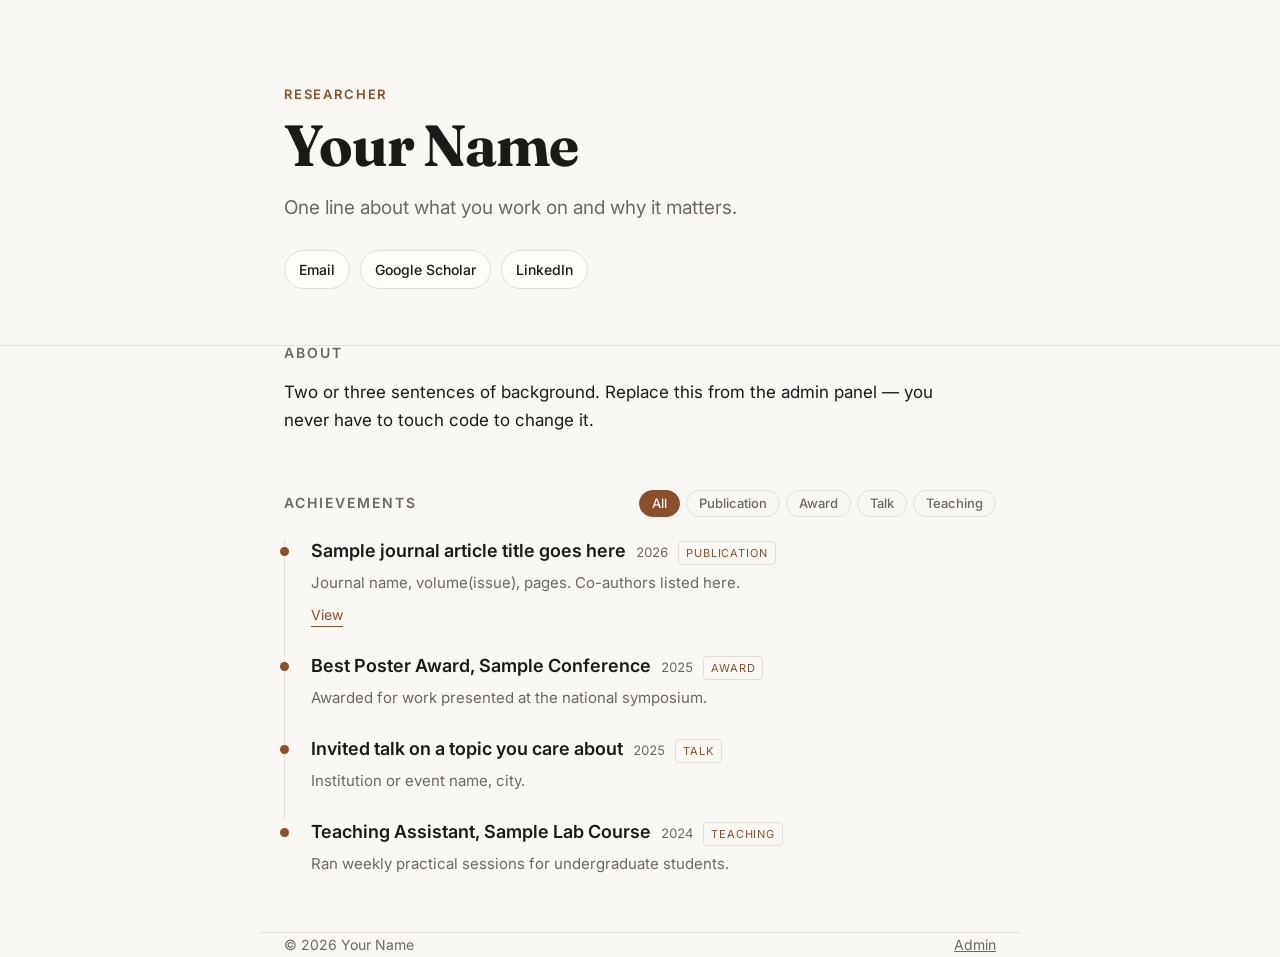
<file: index.html>
<!DOCTYPE html>
<html lang="en">
<head>
<meta charset="utf-8">
<meta name="viewport" content="width=device-width, initial-scale=1">
<title>Personal Site</title>
<link rel="preconnect" href="https://fonts.googleapis.com">
<link rel="preconnect" href="https://fonts.gstatic.com" crossorigin>
<link href="https://fonts.googleapis.com/css2?family=Fraunces:opsz,wght@9..144,500;9..144,700&family=Inter:wght@400;500;600&display=swap" rel="stylesheet">
<link rel="stylesheet" href="styles.css">
</head>
<body>

<header class="hero">
  <div class="wrap">
    <p class="eyebrow" id="role">—</p>
    <h1 id="name">—</h1>
    <p class="tagline" id="tagline">—</p>
    <nav class="links" id="links"></nav>
  </div>
</header>

<main class="wrap">

  <section id="about-section">
    <h2>About</h2>
    <p id="about" class="prose">—</p>
  </section>

  <section>
    <div class="section-head">
      <h2>Achievements</h2>
      <div class="filters" id="filters"></div>
    </div>
    <ul class="timeline" id="achievements"></ul>
  </section>

</main>

<footer class="wrap">
  <p id="footer-note">—</p>
  <p class="admin-link"><a href="/admin/">Admin</a></p>
</footer>

<script src="app.js"></script>
</body>
</html>
</file>
<file: styles.css>
:root{
  --bg:#faf8f5;
  --ink:#1b1a18;
  --muted:#6c6760;
  --line:#e3ded6;
  --accent:#8a4f2d;
  --card:#fffdfa;
}
@media (prefers-color-scheme: dark){
  :root{
    --bg:#15140f;
    --ink:#f0ece4;
    --muted:#a39d93;
    --line:#2e2b25;
    --accent:#d99b6c;
    --card:#1d1b16;
  }
}

*{box-sizing:border-box}
html{-webkit-text-size-adjust:100%}
body{
  margin:0;
  background:var(--bg);
  color:var(--ink);
  font:400 17px/1.65 Inter,system-ui,-apple-system,"Segoe UI",sans-serif;
}
.wrap{max-width:760px;margin:0 auto;padding:0 24px}

/* hero */
.hero{
  padding:84px 0 56px;
  border-bottom:1px solid var(--line);
}
.eyebrow{
  margin:0 0 10px;
  font-size:13px;
  letter-spacing:.14em;
  text-transform:uppercase;
  color:var(--accent);
  font-weight:600;
}
h1{
  margin:0;
  font:700 clamp(38px,7vw,58px)/1.05 Fraunces,Georgia,serif;
  letter-spacing:-.02em;
}
.tagline{
  margin:16px 0 0;
  max-width:52ch;
  color:var(--muted);
  font-size:19px;
}
.links{margin-top:26px;display:flex;flex-wrap:wrap;gap:10px}
.links a{
  display:inline-block;
  padding:7px 14px;
  border:1px solid var(--line);
  border-radius:999px;
  background:var(--card);
  color:var(--ink);
  text-decoration:none;
  font-size:14px;
  font-weight:500;
}
.links a:hover{border-color:var(--accent);color:var(--accent)}

/* sections */
main{padding:52px 24px 20px}
section{margin-bottom:56px}
h2{
  margin:0 0 18px;
  font:600 14px/1 Inter,sans-serif;
  letter-spacing:.14em;
  text-transform:uppercase;
  color:var(--muted);
}
.prose{margin:0;max-width:62ch}
.section-head{
  display:flex;
  flex-wrap:wrap;
  gap:12px;
  align-items:baseline;
  justify-content:space-between;
  margin-bottom:22px;
}
.section-head h2{margin:0}

/* filters */
.filters{display:flex;flex-wrap:wrap;gap:6px}
.filters button{
  font:500 13px/1 Inter,sans-serif;
  padding:6px 12px;
  border:1px solid var(--line);
  border-radius:999px;
  background:transparent;
  color:var(--muted);
  cursor:pointer;
}
.filters button[aria-pressed="true"]{
  background:var(--accent);
  border-color:var(--accent);
  color:var(--bg);
}

/* timeline */
.timeline{list-style:none;margin:0;padding:0}
.timeline li{
  position:relative;
  padding:0 0 26px 26px;
  border-left:1px solid var(--line);
}
.timeline li:last-child{border-left-color:transparent;padding-bottom:0}
.timeline li::before{
  content:"";
  position:absolute;
  left:-5px;top:8px;
  width:9px;height:9px;
  border-radius:50%;
  background:var(--accent);
}
.row{display:flex;flex-wrap:wrap;gap:10px;align-items:baseline}
.row h3{
  margin:0;
  font:600 18px/1.35 Inter,sans-serif;
}
.year{
  font-variant-numeric:tabular-nums;
  font-size:13px;
  color:var(--muted);
}
.tag{
  font-size:11px;
  letter-spacing:.08em;
  text-transform:uppercase;
  color:var(--accent);
  border:1px solid var(--line);
  border-radius:4px;
  padding:2px 7px;
}
.details{margin:6px 0 0;color:var(--muted);font-size:15px;max-width:60ch}
.more{
  display:inline-block;
  margin-top:7px;
  font-size:14px;
  color:var(--accent);
  text-decoration:none;
  border-bottom:1px solid currentColor;
}
.empty{color:var(--muted);font-size:15px}

/* footer */
footer{
  border-top:1px solid var(--line);
  padding:28px 24px 48px;
  color:var(--muted);
  font-size:14px;
  display:flex;
  flex-wrap:wrap;
  gap:12px;
  justify-content:space-between;
}
footer p{margin:0}
.admin-link a{color:var(--muted)}
</file>
